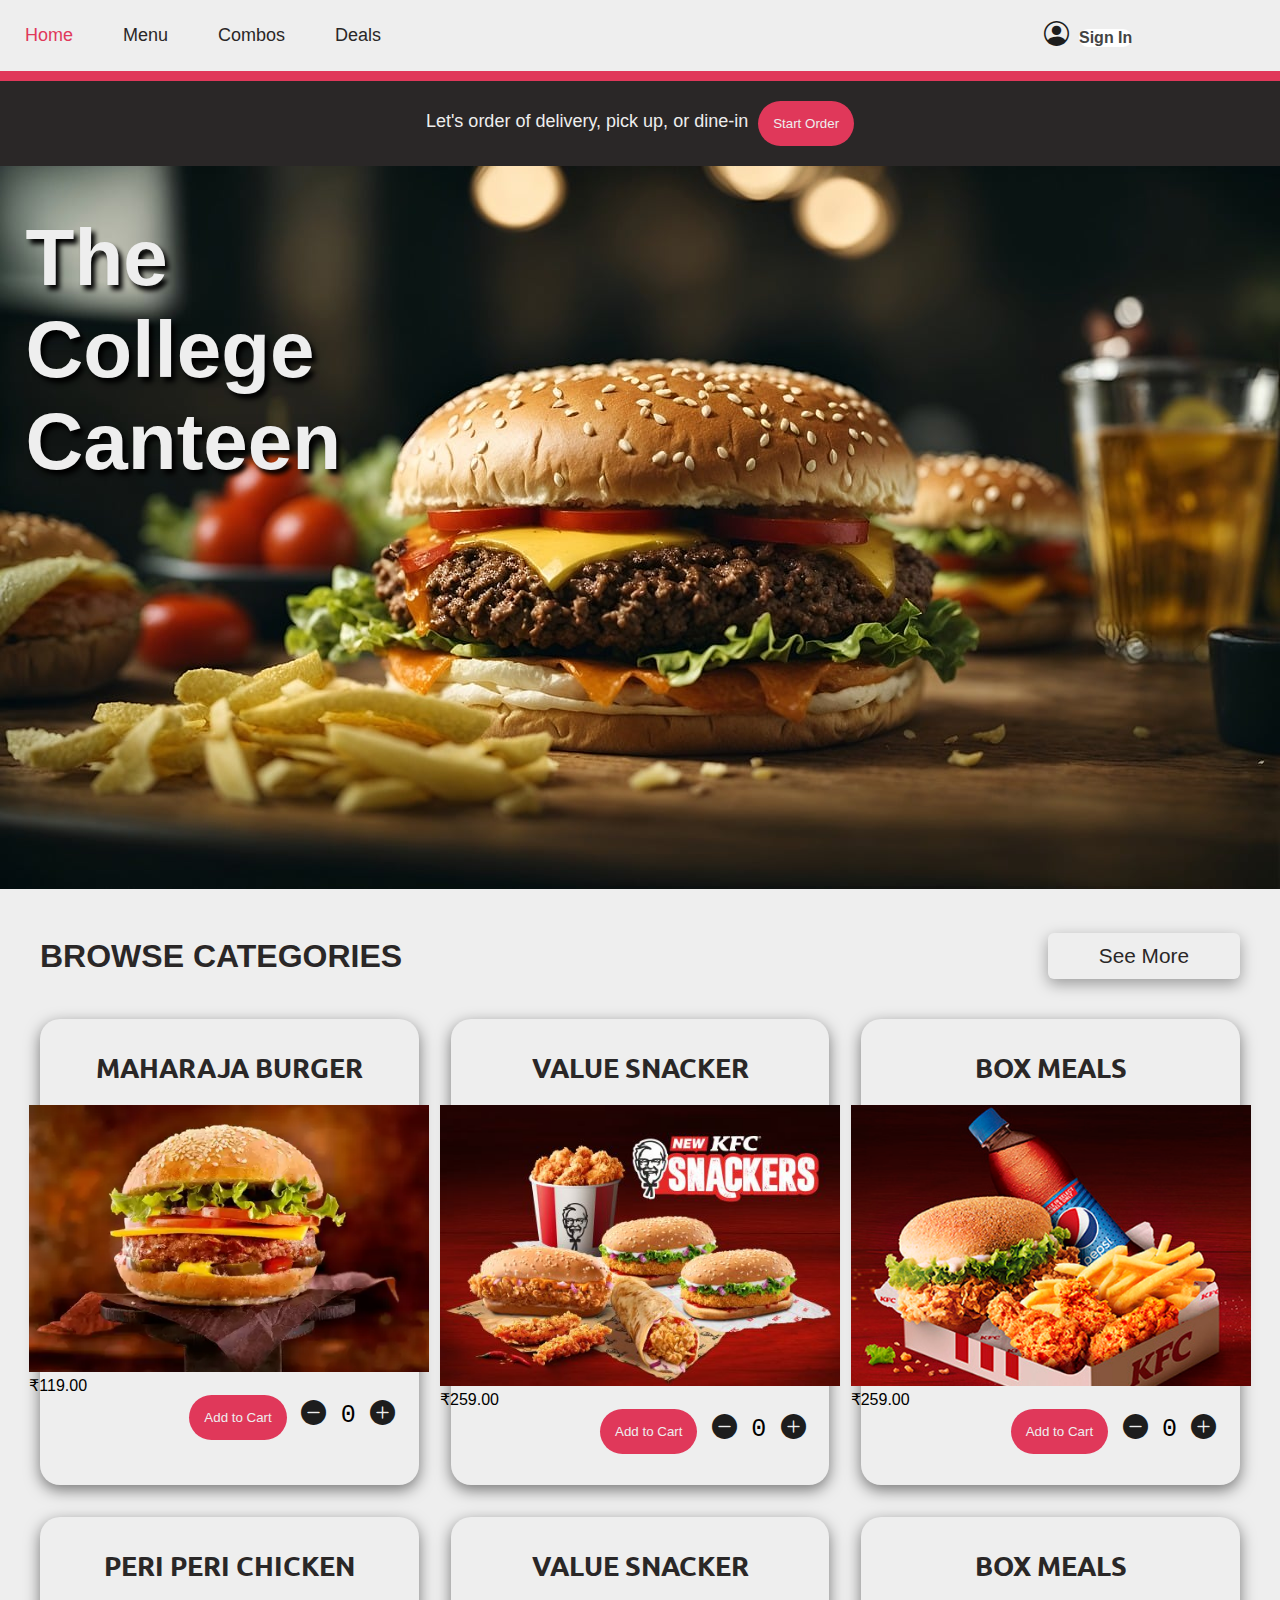
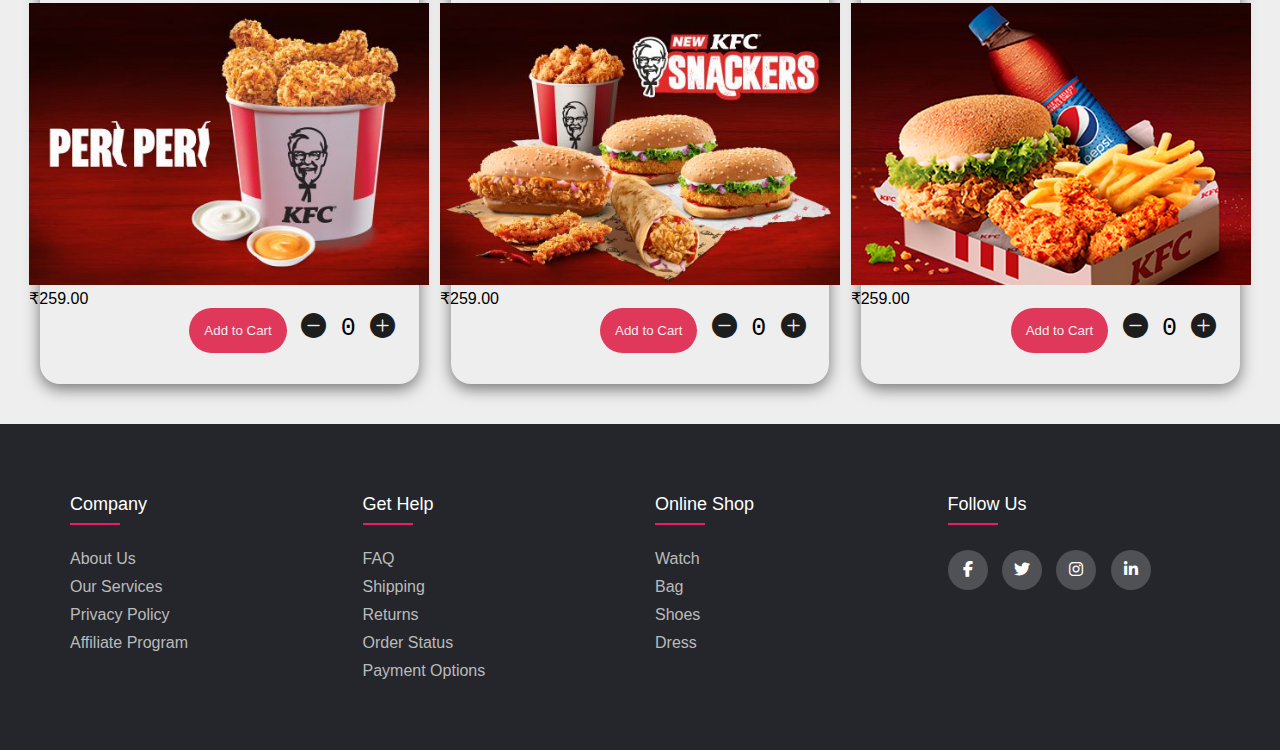
<file: index.html>
<!DOCTYPE html>
<html lang="en">
  <head>
    <meta charset="UTF-8" />
    <meta name="viewport" content="width=device-width, initial-scale=1.0" />
    <title>The College Canteen</title>
    <link rel="stylesheet" href="style.css" />
    <link rel="stylesheet" href="form.css" />
    <link rel="stylesheet" href="products.css">
    <link
      rel="stylesheet"
      href="https://cdnjs.cloudflare.com/ajax/libs/font-awesome/6.4.2/css/all.min.css"
    />

    <!-- Extras -->
    <link rel="preconnect" href="https://fonts.googleapis.com" />
    <link rel="preconnect" href="https://fonts.gstatic.com" crossorigin />
    <link
      href="https://fonts.googleapis.com/css2?family=Raleway:wght@100;200;300;400&family=Roboto:wght@300;400&display=swap"
      rel="stylesheet"
    />
    <link
      rel="stylesheet"
      href="https://cdn.jsdelivr.net/npm/bootstrap-icons@1.3.0/font/bootstrap-icons.css"
    />
  </head>

  <body>
    <header>

      <!-- Navbar -->
      <nav class="navbar">
        <div class="nav-link">
          <a href="/index.html">Home</a>
        </div>
        <div class="nav-link">
          <a href="#">Menu</a>
        </div>
        <div class="nav-link">
          <a href="#">Combos</a>
        </div>
        <div class="nav-link">
          <a href="#">Deals</a>
        </div>

        <div class="nav-right">
          <ul>
            <li>
              <i class="bi bi-person-circle"></i
              ><a href="#"><button class="show-modal">Sign In</button></a>
            </li>
          </ul>
        </div>
      </nav>

      <!-- Headline Section -->
      <section>
        <div class="headline">
          <p>Let's order of delivery, pick up, or dine-in</p>
          <button class="headline-btn">Start Order</button>
        </div>
      </section>
    </header>

    <!-- Sign up Modal -->
    <section>
      <div class="container modal hidden" id="container">
        
        <div class="form-container sign-up">
          <form>
            <h1>Create Account</h1>
            <div class="social-icons">
              <a href="#" class="icon"
                ><i class="fa-brands fa-google-plus-g"></i
              ></a>
              <a href="#" class="icon"
                ><i class="fa-brands fa-facebook-f"></i
              ></a>
              <a href="#" class="icon"><i class="fa-brands fa-github"></i></a>
              <a href="#" class="icon"
                ><i class="fa-brands fa-linkedin-in"></i
              ></a>
            </div>
            <span>or use your email for registeration</span>
            <input type="text" placeholder="Name" />
            <input type="email" placeholder="Email" />
            <input type="password" placeholder="Password" />
            <button>Sign Up</button>
          </form>
        </div>
        <div class="form-container sign-in">
          <form>
            <h1>Sign In</h1>
            <div class="social-icons">
              <a href="#" class="icon"
                ><i class="fa-brands fa-google-plus-g"></i
              ></a>
              <a href="#" class="icon"
                ><i class="fa-brands fa-facebook-f"></i
              ></a>
              <a href="#" class="icon"><i class="fa-brands fa-github"></i></a>
              <a href="#" class="icon"
                ><i class="fa-brands fa-linkedin-in"></i
              ></a>
            </div>
            <span>or use your email password</span>
            <input type="email" placeholder="Email" />
            <input type="password" placeholder="Password" />
            <a href="#" id="fyp">Forget Your Password?</a>
            <button>Sign In</button>
          </form>
        </div>
        <div class="toggle-container">
          <button class="close-modal" id="btn">&times;</button>
          <div class="toggle">
            <div class="toggle-panel toggle-left">
              <h1>Hello, Friend!</h1>
              <p>
                Register with your personal details to use all of site features
                <br /><h3>or</h3>
              </p>

              <button class="hiddens" id="login">Sign In</button>
            </div>
            <div class="toggle-panel toggle-right">
              <h1>Welcome Back!</h1>
              <p>
                Enter your personal details to use all of site features
                <br /><h3>or</h3>
              </p>

              <button class="hiddens" id="register">Sign Up</button>
            </div>
          </div>
        </div>
      </div>
      <div class="overlay hidden"></div>
    </section>

    <!-- Main Image -->
    <section>
      <div class="main-img">
        <img src="/Images/ai-generated-8302142_1280.jpg" alt="image" />
        <div class="text-img">
          <p>
            <span>The</span><br />
            <span>College</span><br />
            <span>Canteen</span>
          </p>
        </div>
      </div>
    </section>


    <!-- Product and Goods Cards -->
    <section id="features">
      <div class="header">
        <h1>Browse Categories</h1>
        <a href="#Menu">See More</a>
      </div>
      <div class="feature-cards">
        <div class="card">
          <div class="info">
            <h1>PERI PERI CHICKEN</h1>
              <img id="peri" src="/Images/PERI.jpg" alt="pri peri" />
              <p id="p">₹259</p>
            <button class="headline-btn btn-p">Add to Cart</button>
            <i class="bi bi-dash-circle-fill minus"></i>
            <span class="span">0</span>
            <i class="bi bi-plus-circle-fill plus"></i>
          </div>
        </div>
      </div>
    </section>


    <!-- Footer -->
    <footer class="footer">
      <div class="containera">
        <div class="row">
          <div class="footer-col">
            <h4>company</h4>
            <ul>
              <li><a href="#">about us</a></li>
              <li><a href="#">our services</a></li>
              <li><a href="#">privacy policy</a></li>
              <li><a href="#">affiliate program</a></li>
            </ul>
          </div>
          <div class="footer-col">
            <h4>get help</h4>
            <ul>
              <li><a href="#">FAQ</a></li>
              <li><a href="#">shipping</a></li>
              <li><a href="#">returns</a></li>
              <li><a href="#">order status</a></li>
              <li><a href="#">payment options</a></li>
            </ul>
          </div>
          <div class="footer-col">
            <h4>online shop</h4>
            <ul>
              <li><a href="#">watch</a></li>
              <li><a href="#">bag</a></li>
              <li><a href="#">shoes</a></li>
              <li><a href="#">dress</a></li>
            </ul>
          </div>
          <div class="footer-col">
            <h4>follow us</h4>
            <div class="social-links">
              <a href="#"><i class="fab fa-facebook-f"></i></a>
              <a href="#"><i class="fab fa-twitter"></i></a>
              <a href="#"><i class="fab fa-instagram"></i></a>
              <a href="#"><i class="fab fa-linkedin-in"></i></a>
            </div>
          </div>
        </div>
      </div>
   </footer>
 
    <script src="script.js"></script>
  </body>
</html>
</file>
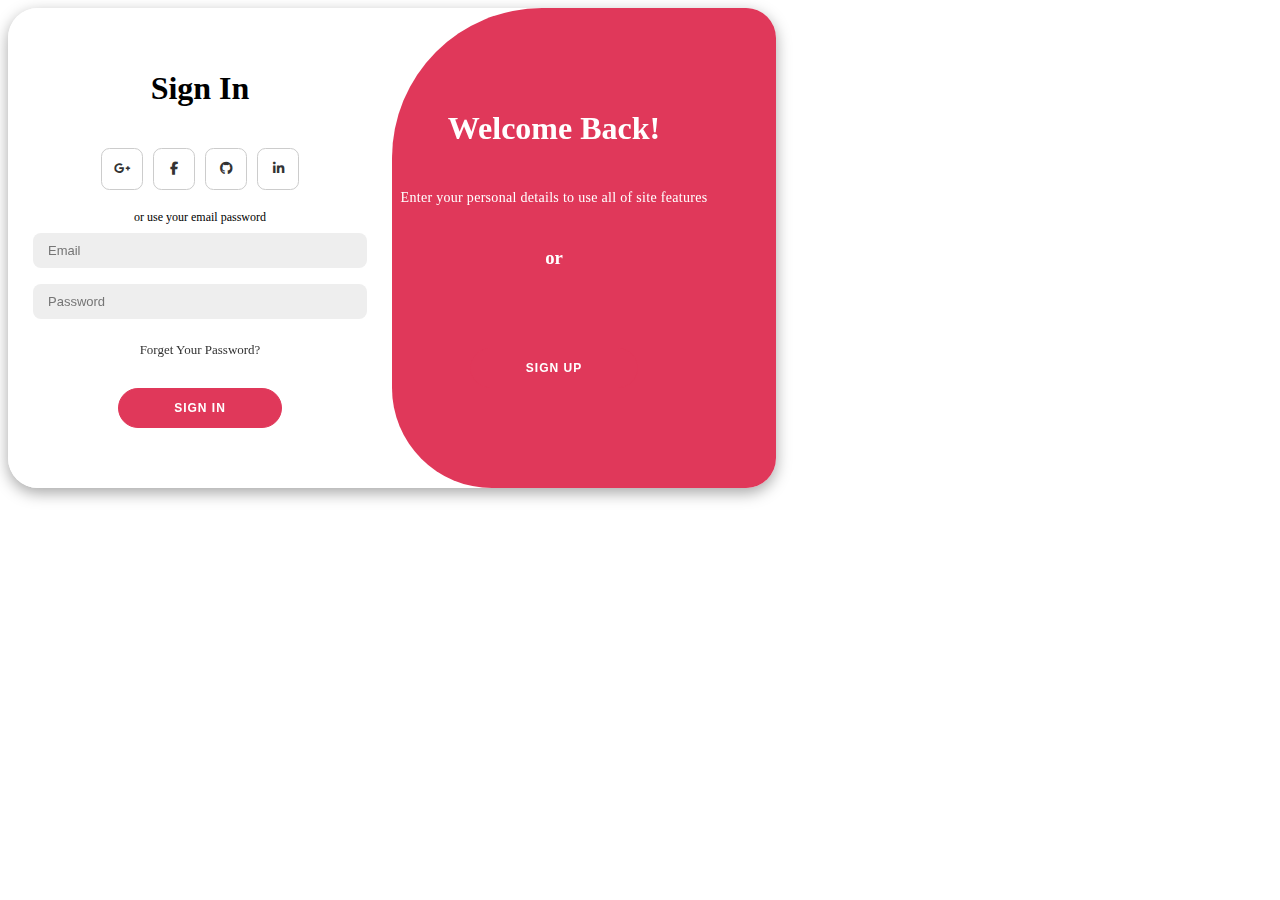
<file: Sliding Sign Up Form/index.html>
<!DOCTYPE html>
<html lang="en">

<head>
    <meta charset="UTF-8">
    <meta name="viewport" content="width=device-width, initial-scale=1.0">
    <link rel="stylesheet" href="https://cdnjs.cloudflare.com/ajax/libs/font-awesome/6.4.2/css/all.min.css">
    <link rel="stylesheet" href="style.css">
    <title>Sign In Page</title>
</head>

<body>

    <section>
        <div class="container modal hidden" id="container">
          <button class="close-modal">&times;</button>
          <div class="form-container sign-up">
            <form>
              <h1>Create Account</h1>
              <div class="social-icons">
                <a href="#" class="icon"
                  ><i class="fa-brands fa-google-plus-g"></i
                ></a>
                <a href="#" class="icon"
                  ><i class="fa-brands fa-facebook-f"></i
                ></a>
                <a href="#" class="icon"><i class="fa-brands fa-github"></i></a>
                <a href="#" class="icon"
                  ><i class="fa-brands fa-linkedin-in"></i
                ></a>
              </div>
              <span>or use your email for registeration</span>
              <input type="text" placeholder="Name" />
              <input type="email" placeholder="Email" />
              <input type="password" placeholder="Password" />
              <button>Sign Up</button>
            </form>
          </div>
          <div class="form-container sign-in">
            <form>
              <h1>Sign In</h1>
              <div class="social-icons">
                <a href="#" class="icon"
                  ><i class="fa-brands fa-google-plus-g"></i
                ></a>
                <a href="#" class="icon"
                  ><i class="fa-brands fa-facebook-f"></i
                ></a>
                <a href="#" class="icon"><i class="fa-brands fa-github"></i></a>
                <a href="#" class="icon"
                  ><i class="fa-brands fa-linkedin-in"></i
                ></a>
              </div>
              <span>or use your email password</span>
              <input type="email" placeholder="Email" />
              <input type="password" placeholder="Password" />
              <a href="#" id="fyp">Forget Your Password?</a>
              <button>Sign In</button>
            </form>
          </div>
          <div class="toggle-container">
            <div class="toggle">
              <div class="toggle-panel toggle-left">
                <h1>Hello, Friend!</h1>
                <p>
                  Register with your personal details to use all of site features
                  <br /><h3>or</h3>
                </p>
  
                <button class="hiddens" id="login">Sign In</button>
              </div>
              <div class="toggle-panel toggle-right">
                <h1>Welcome Back!</h1>
                <p>
                  Enter your personal details to use all of site features
                  <br /><h3>or</h3>
                </p>
  
                <button class="hiddens" id="register">Sign Up</button>
              </div>
            </div>
          </div>
        </div>
        <div class="overlay hidden"></div>
      </section>
</body>

</html>
</file>
<file: style.css>
* {
  margin: 0;
  padding: 0;
}

body {
  background: #eee;
}

/* Header and Navbar */

.navbar {
  background-color: #eee;
  display: flex;
  border-bottom: 10px solid #e0385a;
}

.nav-link {
  padding: 25px 25px;
  display: inline-block;
}

.nav-link a {
  color: #2a2727;
  text-decoration: none;
  font-size: 18px;
}

.nav-link:hover a {
  color: #e0385a;
  transition: all 0.2s ease-in;
}

.nav-right {
  /* margin-left: 60%; */
  position: absolute;
  text-align: right;
  padding: 20px;
  margin-left: 80%;
}

.nav-right ul {
  list-style: none;
  padding: 0;
}

.nav-right ul li {
  display: inline-block;
  /* margin-left: 15px; */
}

.nav-right ul li i {
  padding: 20px 0px;
}

.nav-right ul li a {
  font-size: 18px;
  padding-left: 10px;
  text-decoration: none;
  color: #2a2727;
}

.nav-right ul li a button:hover {
  color: #e0385a;
  transition: all 0.2s ease-in;
}

/* Headline */

.headline {
  padding: 20px;
  color: #eee;
  background-color: #2a2727;
  display: flex;
  justify-content: center;
}

.headline p {
  font-weight: 300;
  font-size: 18px;
  margin-right: 10px;
  margin-top: 10px;
}

.headline-btn {
  padding: 15px;
  background: #e0385a;
  color: #eee;
  border: none;
  border-radius: 50px;
  cursor: pointer;
}

.headline-btn:hover {
  color: #eee;
  background-color: #cc3856;
  transition: all 0.2s ease-in;
}

/* Image Section */

.main-img {
  position: relative;
  display: inline-block;
  width: 100%; /*Use max width to chnage the size of the image.*/
  height: 460px;
}

.main-img img {
  width: 100%; /*Use max width to chnage the size of the image.*/
  height: auto;
}

/* text of image */

.text-img {
  position: absolute;
  top: 10%;
  left: 2%;
}

.text-img p span {
  font-family: sans-serif;
  font-weight: 600;
  font-size: 5rem;
  color: #eee;
  text-shadow: #000000 4px 5px 5px;
}

/* Media Queries */

@media (min-width: 375px) and (max-width: 400px) {
  .navbar {
    display: inline-block;
  }
}

/* text-img */

@media (max-width: 805px) {
  .text-img {
    top: 5%;
  }

  .text-img p span {
    font-size: 2em;
  }
}

.h1 {
  position: relative;
  overflow: hidden;
  opacity: 0;
  z-index: 1;
}

.hidden {
  display: none;
}

.overlay {
  position: absolute;
  top: 0;
  left: 0;
  width: 100%;
  height: 100%;
  background-color: rgba(0, 0, 0, 0.6);
  backdrop-filter: blur(3px);
  z-index: 1;
}

.show-modal {
  font-size: 1rem;
  font-weight: 600;
  /* padding: 1.75rem 3.5rem; */
  /* margin: 5rem 2rem; */
  border: none;
  background-color: #fff;
  color: #444;
  border-radius: 10rem;
  cursor: pointer;
}

.close-modal {
  position: absolute;
  top: 1.2rem;
  right: 2rem;
  font-size: 5rem;
  color: #333;
  cursor: pointer;
  border: none;
  background: none;
  z-index: 10;
}

.modal {
  position: absolute;
  top: 50%;
  left: 50%;
  transform: translate(-50%, -50%);
  width: 70%;

  background-color: white;
  padding: 6rem;
  border-radius: 5px;
  box-shadow: 0 3rem 5rem rgba(0, 0, 0, 0.3);
  z-index: 10;
}

/* Footer */
.containera{
	max-width: 1170px;
	margin:auto;
}
.row{
	display: flex;
	flex-wrap: wrap;
}
ul{
	list-style: none;
}
.footer{
	background-color: #24262b;
    padding: 70px 0;
}
.footer-col{
   width: 25%;
   padding: 0 15px;
}
.footer-col h4{
	font-size: 18px;
	color: #ffffff;
	text-transform: capitalize;
	margin-bottom: 35px;
	font-weight: 500;
	position: relative;
}
.footer-col h4::before{
	content: '';
	position: absolute;
	left:0;
	bottom: -10px;
	background-color: #e91e63;
	height: 2px;
	box-sizing: border-box;
	width: 50px;
}
.footer-col ul li:not(:last-child){
	margin-bottom: 10px;
}
.footer-col ul li a{
	font-size: 16px;
	text-transform: capitalize;
	color: #ffffff;
	text-decoration: none;
	font-weight: 300;
	color: #bbbbbb;
	display: block;
	transition: all 0.3s ease;
}
.footer-col ul li a:hover{
	color: #ffffff;
	padding-left: 8px;
}
.footer-col .social-links a{
	display: inline-block;
	height: 40px;
	width: 40px;
	background-color: rgba(255,255,255,0.2);
	margin:0 10px 10px 0;
	text-align: center;
	line-height: 40px;
	border-radius: 50%;
	color: #ffffff;
	transition: all 0.5s ease;
}
.footer-col .social-links a:hover{
	color: #24262b;
	background-color: #ffffff;
}

/*responsive*/
@media(max-width: 767px){
  .footer-col{
    width: 50%;
    margin-bottom: 30px;
}
}
@media(max-width: 574px){
  .footer-col{
    width: 100%;
}
}
</file>
<file: form.css>
/* Sliding Form CSS */

.container {
  background-color: #fff;
  border-radius: 30px;
  box-shadow: 0 5px 15px rgba(0, 0, 0, 0.35);
  position: fixed;
  overflow: hidden;
  width: 768px;
  max-width: 50%;
  min-height: 360px;
}

.container p {
  font-size: 14px;
  line-height: 20px;
  letter-spacing: 0.3px;
  margin: 20px 0;
}

.container span {
  font-size: 12px;
}

.container a {
  color: #333;
  font-size: 13px;
  text-decoration: none;
  margin: 15px 0 10px;
}

.container button {
  background-color: #e0385a;
  color: #fff;
  font-size: 14px;
  font-weight: bold;
  padding: 12px 55px;
  margin: 20px;
  border-radius: 30px;
  border: 1px solid #e0385a;
  outline: none;
  letter-spacing: 1px;
  text-transform: uppercase;
  transition: transform 80ms ease-in;
  cursor: pointer;
}

.container button:active {
  transform: scale(0.9);
}

.container button.hiddens {
  background-color: transparent;
  border-color: #fff;
}

#btn {
  background-color: #fff;
  color: #e0385a;
  font-size: 20px;
  padding: 12px 55px;
}
.container form {
  background-color: #fff;
  display: flex;
  align-items: center;
  justify-content: center;
  flex-direction: column;
  padding: 0 40px;
  height: 100%;
}

.container input {
  background-color: #eee;
  border: none;
  margin: 8px 0;
  padding: 10px 15px;
  font-size: 13px;
  border-radius: 8px;
  width: 100%;
  outline: none;
}

#fyp:hover {
  transition: 0.2s ease-in;
  color: #e0385a;
  transform: scale(1.2);
}

.form-container {
  position: absolute;
  top: 0;
  height: 100%;
  transition: all 0.6s ease-in-out;
}

.sign-in {
  left: 0;
  width: 50%;
  z-index: 2;
}

.container.active .sign-in {
  transform: translateX(100%);
}

.sign-up {
  left: 0;
  width: 50%;
  opacity: 0;
  z-index: 1;
}

.container.active .sign-up {
  transform: translateX(100%);
  opacity: 1;
  z-index: 5;
  animation: move 0.6s;
}

@keyframes move {
  0%,
  49.99% {
    opacity: 0;
    z-index: 1;
  }
  50%,
  100% {
    opacity: 1;
    z-index: 5;
  }
}

.social-icons {
  margin: 20px 0;
}

.social-icons .icon:active {
  transform: scale(1.2);
  background: #e0385a;
  color: #eee;
}

.social-icons a {
  border: 1px solid #ccc;
  border-radius: 50%;
  display: inline-flex;
  justify-content: center;
  align-items: center;
  margin: 0 3px;
  width: 40px;
  height: 40px;
}

.toggle-container {
  position: absolute;
  top: 0;
  left: 50%;
  width: 50%;
  height: 100%;
  overflow: hidden;
  transition: all 0.6s ease-in-out;
  border-radius: 150px 0 0 100px;
  z-index: 10;
}

.container.active .toggle-container {
  transform: translateX(-100%);
  border-radius: 0 150px 100px 0;
}

.toggle {
  background-color: #e0385a;
  height: 100%;
  color: #fff;
  position: relative;
  left: -100%;
  height: 100%;
  width: 200%;
  transform: translateX(0);
  transition: all 0.6s ease-in-out;
}

.container.active .toggle {
  transform: translateX(50%);
}

.toggle-panel {
  position: absolute;
  width: 50%;
  height: 100%;
  display: flex;
  align-items: center;
  justify-content: center;
  flex-direction: column;
  padding: 5 30px;
  text-align: center;
  top: 0;
  transform: translateX(0);
  transition: all 0.6s ease-in-out;
}

.toggle-left {
  transform: translateX(-200%);
}

.container.active .toggle-left {
  transform: translateX(0);
}

.toggle-right {
  right: 0;
  transform: translateX(0);
}

.container.active .toggle-right {
  transform: translateX(200%);
}
</file>
<file: products.css>
@import url('https://fonts.googleapis.com/css2?family=Raleway:wght@300;400;500;600;700&family=Ubuntu:wght@300;400;500;700&display=swap');

* {
  margin: 0;
  padding: 0;
  box-sizing: border-box;
  font-family: 'Lucida Sans', 'Lucida Sans Regular', 'Lucida Grande', 'Lucida Sans Unicode', Geneva, Verdana, sans-serif;
}

#peri {
  width: 25rem;
}

#value {
  width: 25rem;
}

#box {
  width: 25rem;
}
/*
 @keyframes pulse {
    0%, 100%{
        opacity: 0;
    }
    15%, 45%{
        opacity: 1;
    }
    60%{
        box-shadow: 0 0 0 30px rgba(255, 255, 255, 0.1);
        opacity: 0;
    }
}  */

#features {
  /* background-color: #797ea5; */
  padding: 40px;
}

#features .header {
  display: flex;
  justify-content: space-between;
  align-items: center;
  margin-bottom: 40px;
  margin-top: 0;
}

#features .header h1 {
  text-align: center;
  color: #2a2727;
  text-transform: uppercase;
}

#features .header a {
  text-decoration: none;
  font-size: 1.3em;
  color: #2a2727;
  border: 1px solid transparent;
  padding: 10px 50px;
  box-shadow: 0 5px 15px rgba(0, 0, 0, 0.35);
  border-radius: 6px;
  transition: all 0.3s ease;
}

#features .header a:hover {
  border-color: #2a2727;
  box-shadow: none;
}

#features .card {
  padding: 30px;
  box-shadow: 0 5px 15px rgba(0, 0, 0, 0.5);
  border-radius: 20px;
  display: flex;
  gap: 30px;
  border: 1px solid transparent;
  transition: all 0.3s ease;
}

#features .card:hover {
  border-color: #2a2727;
  box-shadow: none;
}

#features .card .info h1 {
  margin-bottom: 20px;
  color: #2a2727;
  font-size: 1.7rem;
  font-weight: bold;
  font-family: 'Ubuntu';
}

#features .feature-cards {
  display: flex;
  flex-wrap: wrap;
  justify-content: space-between;
  gap: 2rem;
}

#features .feature-cards .card {
  display: flex;
  flex-direction: column;
  align-items: center;
  flex: 1;
  min-width: 350px;
}

#features .feature-cards .card .info h1 {
  text-align: center;
}

@media screen and (max-width: 720px) {
  header .info-text h1 {
    font-size: 4rem;
  }

  header .info-text h3 {
    font-size: 1.1rem;
  }
}

#features .feature-cards .card .info .btn-p {
  margin-left: 40%;
  margin-right: 10px;
}

.bi {
  color: #1d1d1d;
  font-size: 25px;
}

.bi:active {
  color: #e0385a;
}

#features .feature-cards .card .info span {
  font-family: monospace;
  font-size: 25px;
  margin: 0px 10px 0px 10px;
}
</file>
<file: Sliding Sign Up Form/style.css>
@import url('https://fonts.googleapis.com/css2?family=Montserrat:wght@300;400;500;600;700&display=swap');

/* *{
    margin: 0;
    padding: 0;
    box-sizing: border-box;
    font-family: 'Montserrat', sans-serif;
}

body{
    background-color: #c9d6ff;
    display: flex;
    align-items: center;
    justify-content: center;
    flex-direction: column;
    height: 100vh;
} */

.container{
    background-color: #fff;
    border-radius: 30px;
    box-shadow: 0 5px 15px rgba(0, 0, 0, 0.35);
    position: fixed;
    overflow: hidden;
    width: 768px;
    max-width: 100%;
    min-height: 480px;
}

.container p{
    font-size: 14px;
    line-height: 20px;
    letter-spacing: 0.3px;
    margin: 20px 0;
}

.container span{
    font-size: 12px;
}

.container a{
    color: #333;
    font-size: 13px;
    text-decoration: none;
    margin: 15px 0 10px;
}

.container button{
    background-color: #e0385a;
    color: #fff;
    font-size: 12px;
    font-weight: bold;
    padding: 12px 55px;
    margin: 20px;
    border-radius: 20px;
    border: 1px solid #e0385a;
    outline: none;
    letter-spacing: 1px;
    text-transform: uppercase;
    transition: transform 80ms ease-in;
    cursor: pointer;
}

button:active {
    transform: scale(0.90);
}


.container button.hidden{
    background-color: transparent;
    border-color: #fff;
}

.container form{
    background-color: #fff;
    display: flex;
    align-items: center;
    justify-content: center;
    flex-direction: column;
    padding: 0 40px;
    height: 100%;
}

.container input{
    background-color: #eee;
    border: none;
    margin: 8px 0;
    padding: 10px 15px;
    font-size: 13px;
    border-radius: 8px;
    width: 100%;
    outline: none;
}

.form-container{
    position: absolute;
    top: 0;
    height: 100%;
    transition: all 0.6s ease-in-out;
}

.sign-in{
    left: 0;
    width: 50%;
    z-index: 2;
}

.container.active .sign-in{
    transform: translateX(100%);
}

.sign-up{
    left: 0;
    width: 50%;
    opacity: 0;
    z-index: 1;
}

.container.active .sign-up{
    transform: translateX(100%);
    opacity: 1;
    z-index: 5;
    animation: move 0.6s;
}

@keyframes move{
    0%, 49.99%{
        opacity: 0;
        z-index: 1;
    }
    50%, 100%{
        opacity: 1;
        z-index: 5;
    }
}

.social-icons{
    margin: 20px 0;
}

.social-icons a{
    border: 1px solid #ccc;
    border-radius: 20%;
    display: inline-flex;
    justify-content: center;
    align-items: center;
    margin: 0 3px;
    width: 40px;
    height: 40px;
}

.toggle-container{
    position: absolute;
    top: 0;
    left: 50%;
    width: 50%;
    height: 100%;
    overflow: hidden;
    transition: all 0.6s ease-in-out;
    border-radius: 150px 0 0 100px;
    z-index: 1000;
}

.container.active .toggle-container{
    transform: translateX(-100%);
    border-radius: 0 150px 100px 0;
}

.toggle{
    background-color: #e0385a;
    height: 100%;
    color: #fff;
    position: relative;
    left: -100%;
    height: 100%;
    width: 200%;
    transform: translateX(0);
    transition: all 0.6s ease-in-out;
}

.container.active .toggle{
    transform: translateX(50%);
}

.toggle-panel{
    position: absolute;
    width: 50%;
    height: 100%;
    display: flex;
    align-items: center;
    justify-content: center;
    flex-direction: column;
    padding: 0 30px;
    text-align: center;
    top: 0;
    transform: translateX(0);
    transition: all 0.6s ease-in-out;
}

.toggle-left{
    transform: translateX(-200%);
}

.container.active .toggle-left{
    transform: translateX(0);
}

.toggle-right{
    right: 0;
    transform: translateX(0);
}

.container.active .toggle-right{
    transform: translateX(200%);
}
</file>
